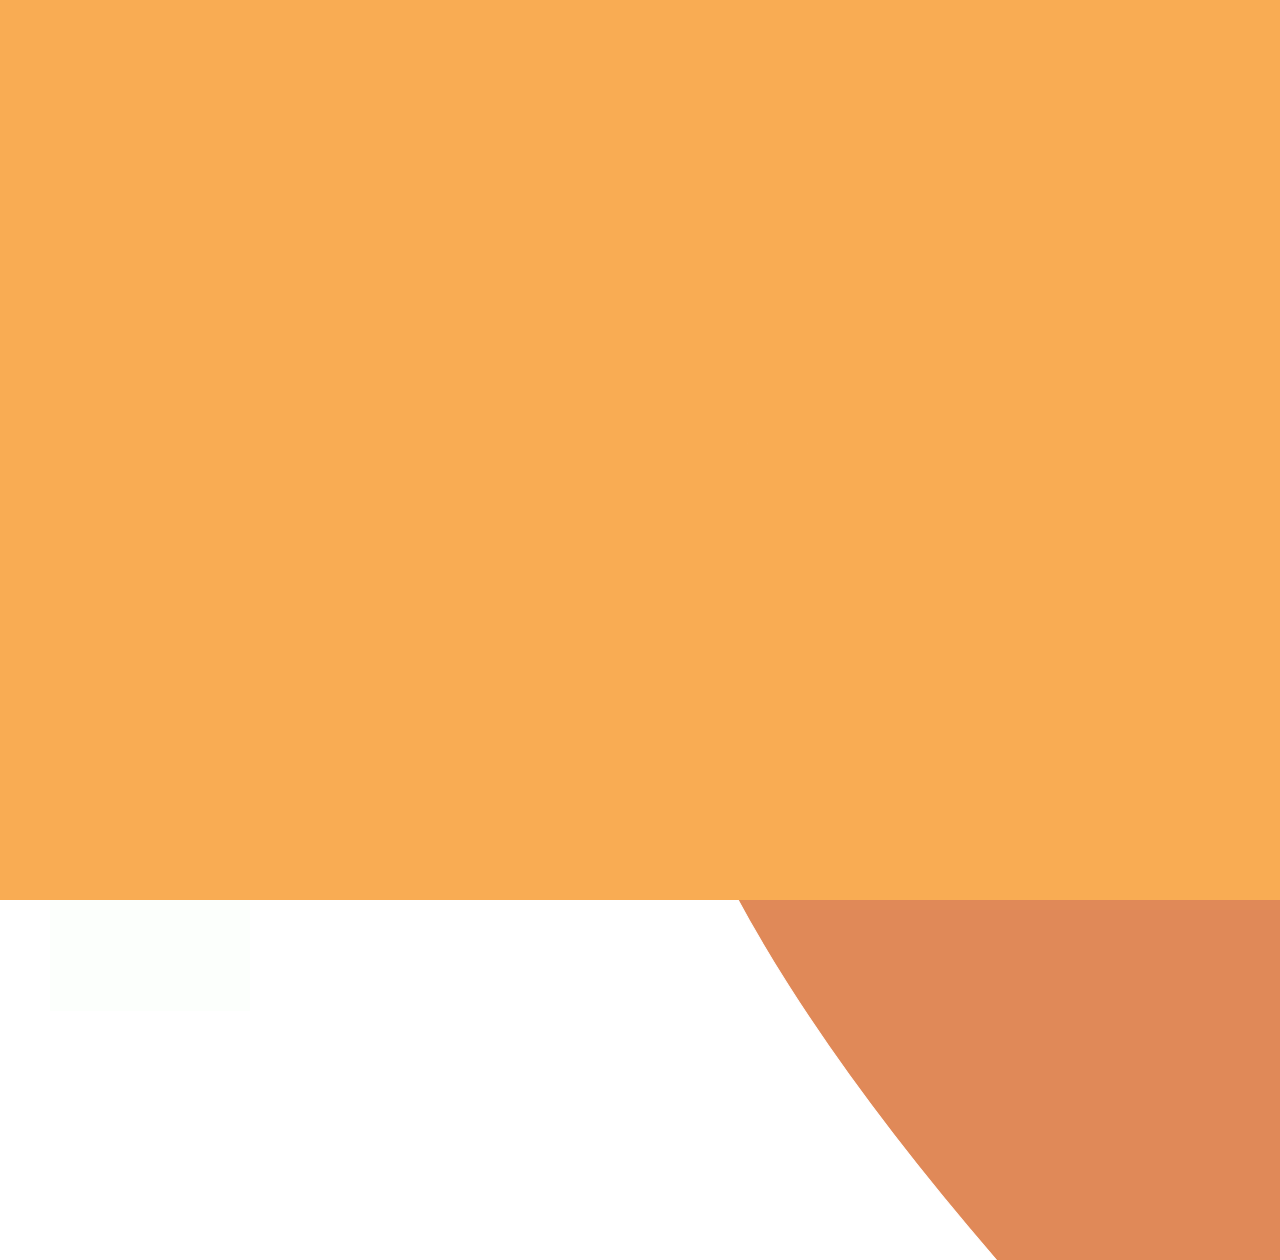
<file: index.html>
<!DOCTYPE html>
<html lang="zh">
  <head>
    <meta charset="UTF-8" />
    <meta http-equiv="X-UA-Compatible" content="IE=edge" />
    <meta name="viewport" content="width=device-width, initial-scale=1.0" />
    <meta name="author" content="Namcy Lu" />
    <meta name="robots" content="index, follow" />
    <meta name="description" content="這是Nancy Lu的個人網站" />
    <title>首頁｜Nancy簡歷</title>
    <link rel="preconnect" href="https://fonts.googleapis.com" />
    <link rel="preconnect" href="https://fonts.gstatic.com" crossorigin />
    <link
      href="https://fonts.googleapis.com/css2?family=Noto+Sans+TC&display=swap"
      rel="stylesheet"
    />
    <link rel="stylesheet" href="./styles/animation.css" />
    <link rel="stylesheet" href="./styles/style.css" />
  </head>
  <body>
    <!--animation-->
    <div class="animation">
      <div class="filter"></div>
      <div class="logo">
        <svg
          width="126"
          height="127"
          viewBox="0 0 126 127"
          fill="none"
          xmlns="http://www.w3.org/2000/svg"
        >
          <path
            d="M88.3562 35.625L70.25 36.5011V35.625H88.3562ZM101.247 37.5032L101.155 35.625H103.577C102.85 37.319 102.09 38.8799 101.377 40.1727L101.247 37.5032ZM102.664 43.8561L108.817 46.0393C108.718 46.2715 108.631 46.3743 108.574 46.426C108.413 46.572 107.864 46.875 105.25 46.875H76.625C74.7375 46.875 73.3187 46.8357 72.2423 46.7402C71.7627 46.6977 71.3847 46.6465 71.088 46.5927L99.1199 45.2471L101.619 45.1272L101.537 43.4563L102.664 43.8561ZM34.7403 48.3723L56.5652 47.365C56.6834 48.8375 56.9754 50.2105 57.5457 51.4427C58.3742 53.2327 59.7033 54.5399 61.4861 55.4365C63.1898 56.2935 65.2655 56.7557 67.6332 57.0215C70.0194 57.2894 72.8815 57.375 76.25 57.375H106.375C110.933 57.375 114.686 56.9225 117.319 54.8335C120.069 52.6522 120.979 49.2162 121.364 45.1084L121.606 42.5313L119.022 42.3793C117.986 42.3184 116.715 42.0728 115.533 41.7211C117.563 37.7488 119.555 32.9068 121.111 28.4484L122 25.8978L119.388 25.2079L112.763 23.4579L112.142 23.2938L111.519 23.4496L110.317 23.75H70.625V22.375H110.375H112.875V19.875V13.125V10.625H110.375H70.625V5.375V2.875H68.125H59H56.5V5.375V23.75H18.375H15.875V26.25V58C15.875 74.7009 14.9518 97.1431 5.60194 112.846L4.09059 115.384L6.84388 116.455C7.78234 116.82 9.20868 117.553 10.6356 118.409C12.0796 119.276 13.3089 120.139 13.9293 120.712L16.2226 122.829L17.7879 120.129C18.387 119.095 18.9573 118.033 19.5 116.947V119.375H22H121H123.5V116.875V110.125V107.625H121H113.25V93V90.5H110.75H32.875H30.375V93V107.625H23.3319C28.815 91.3316 29.875 72.0657 29.875 58.125V35.625H56.5V37.1111L34.1365 38.1276L31.5736 38.2441L31.7564 40.8031L32.1314 46.0531L32.305 48.4847L34.7403 48.3723ZM35 87.5V90H37.5H106H108.5V87.5V60.125V57.625H106H37.5H35V60.125V87.5ZM48.5 78.75H64.625V79.625H48.5V78.75ZM48.5 68H64.625V68.625H48.5V68ZM94.75 68.625H78V68H94.75V68.625ZM94.75 79.625H78V78.75H94.75V79.625ZM44 101.5H53.5V107.625H44V101.5ZM76.375 101.5V107.625H66.5V101.5H76.375ZM99.125 101.5V107.625H89.25V101.5H99.125Z"
            stroke="white"
            stroke-width="2"
            id="first"
            class="thePaths"
          />
        </svg>
        <svg
          width="136"
          height="121"
          viewBox="0 0 136 121"
          fill="none"
          xmlns="http://www.w3.org/2000/svg"
        >
          <path
            d="M100 50.7457V36.125H109.5V50.7498C109.459 50.7499 109.418 50.75 109.375 50.75H100.5C100.314 50.75 100.149 50.7487 100 50.7457ZM68.3618 51.155C67.3357 53.1887 65.7443 55.2549 63.25 57.2264V36.125H70.25V42.125C70.25 45.1564 69.8402 48.225 68.3618 51.155ZM82.375 42.25V36.125H87.875V51C87.875 54.7603 88.3207 58.0837 90.5389 60.2775C92.7498 62.4641 96.0663 62.875 99.75 62.875H109.5V77.625H63.25V67.2292C63.6194 67.594 63.8909 67.9058 64.0449 68.1368L65.3545 70.1011L67.3905 68.906C73.5493 65.2911 77.3476 60.8593 79.5745 56.127C81.785 51.4297 82.375 46.5914 82.375 42.25ZM50 16H69.75V23.625H52.625H50.125V26.125V41.8701L48.4946 41.453L43.1196 40.078L42.6383 39.9549L42.1464 40.0251L40.5723 40.25H31.8629C37.0783 29.4721 42.4273 18.3338 46.0541 9.72015L47.14 7.14116L44.4554 6.35159L38.0804 4.47659L37.3282 4.25536L36.5844 4.50329L35.4693 4.875H11.375H8.875V7.375V15.625V18.125H11.375H27.3553C22.5004 28.6494 16.1163 41.8478 10.5428 52.326L9.08266 55.0711L12.0772 55.9078L20.5772 58.2828L21.7045 58.5978L14.6134 61.2875L12.4191 62.1198L13.1112 64.3623C16.0867 74.0028 19.7604 81.8569 24.1717 88.1742C19.969 95.5515 14.7503 101.162 8.73825 105.17L5.41939 107.382L8.85745 109.405C9.67609 109.886 10.9206 110.89 12.1935 112.087C13.455 113.273 14.5504 114.467 15.109 115.228L16.5609 117.208L18.5667 115.792C24.5473 111.571 29.7602 106.012 34.1261 98.9784C47.7431 110.086 65.7612 112.75 87.25 112.75H122.125H124.121L124.563 110.804C125.124 108.337 126.757 104.496 128.08 102.512L130.732 98.5335L125.952 98.6255C119.483 98.7499 92.6449 98.75 87.5 98.75C74.8336 98.75 63.8784 97.7534 54.6769 94.5H60.75H63.25V92V90.875H109.5V91.5V94H112H120.375H122.875V91.5V26.125V23.625H120.375H100.625V16H122.625H125.125V13.5V5.5V3H122.625H50H47.5V5.5V13.5V16H50ZM40.6115 86.4616C45.0538 75.5543 48.2751 62.1693 50.125 46.253V92V92.6335C46.6686 91.0025 43.4965 88.9724 40.6115 86.4616ZM23.4745 57.0158L25.2775 53.5H35.3611C34.1987 61.0409 32.6041 67.7894 30.5888 73.7576C28.5198 69.8887 26.7153 65.3926 25.1446 60.1566L24.3732 57.5855L22.8948 58.1463L23.4745 57.0158ZM87.875 23.625H82.5V16H87.875V23.625Z"
            stroke="white"
            stroke-width="2"
            id="second"
            class="thePaths"
          />
        </svg>
        <svg
          width="123"
          height="127"
          viewBox="0 0 123 127"
          fill="none"
          xmlns="http://www.w3.org/2000/svg"
          style="margin-right: 2rem"
        >
          <path
            d="M23 45.25V29.75H102.375V45.25V47.75H104.875H114.5H117V45.25V18.625V16.125H114.5H69.5V5.375V2.875H67H57.375H54.875V5.375V16.125H11.125H8.625V18.625V45.25V47.75H11.125H20.5H23V45.25ZM117.625 64.25H120.125V61.75V53V50.5H117.625H57.1749C57.1947 50.4606 57.2145 50.4212 57.2342 50.3818C59.7157 45.4389 62.1522 40.5856 64.2655 36.0572L65.5806 33.2391L62.5457 32.5603L53.0457 30.4353L51.0889 29.9976L50.2369 31.8127C48.3223 35.8917 46.137 40.2887 43.8456 44.8993C42.9335 46.7346 42.0045 48.6037 41.0692 50.5H7.5H5V53V61.75V64.25H7.5H33.8582C28.7339 73.9118 23.5504 83.1354 19.3593 90.0838L17.6347 92.9429L20.8638 93.7927L30.3638 96.2927L32.1572 96.7646L33.1291 95.1852C33.7242 94.2183 34.3407 93.1714 34.9698 92.1032C35.0701 91.9329 35.1707 91.762 35.2716 91.5908C40.9219 93.3477 46.8128 95.4116 52.7154 97.6466C41.5473 103.243 27.4375 106.723 10.0649 108.894L5.1934 109.503L8.55116 113.085C9.35966 113.947 10.4625 115.388 11.4887 116.912C12.5297 118.458 13.3504 119.881 13.6883 120.702L14.4415 122.531L16.395 122.219C37.8083 118.792 55.3665 113.422 68.9259 104.094C82.8657 110.037 95.2981 116.251 103.468 121.816L105.302 123.066L106.76 121.392L113.51 113.642L115.429 111.438L112.955 109.883C104.768 104.737 93.3384 99.1025 80.8341 93.8415C87.907 86.0357 93.2988 76.3092 96.8834 64.25H117.625ZM50.1431 64.25H81.0378C77.8723 74.2323 73.0235 82.0045 66.4471 88.1293C58.1614 85.0734 49.8014 82.2058 41.8226 79.7559C44.5386 74.8577 47.3728 69.5675 50.1431 64.25Z"
            stroke="white"
            stroke-width="2"
            id="third"
            class="thePaths"
          />
        </svg>
        <svg
          width="79"
          height="99"
          viewBox="0 0 79 99"
          fill="none"
          xmlns="http://www.w3.org/2000/svg"
        >
          <path
            d="M73.5576 96.5H76.0576V94V5.13281V2.63281H73.5576H61.8999H59.3999V5.13281V65.5096L19.1331 3.76714L18.3933 2.63281H17.0391H5.25928H2.75928V5.13281V94V96.5H5.25928H17.0391H19.5391V94V33.9163L59.6849 95.3673L60.4249 96.5H61.7778H73.5576Z"
            stroke="white"
            stroke-width="2"
            id="fourth"
            class="thePaths"
          />
        </svg>
        <svg
          width="66"
          height="80"
          viewBox="0 0 66 80"
          fill="none"
          xmlns="http://www.w3.org/2000/svg"
        >
          <path
            d="M46.0838 74.118L46.7747 75.5H48.3198H60.1606H62.6606V73V72.0234V71.5067L62.4558 71.0323C61.0986 67.8894 60.3413 63.4492 60.3413 57.5581V27.1626V27.1321L60.3406 27.1016C60.1639 19.8576 57.7032 13.9227 52.7813 9.60179C47.8815 5.2592 41.2626 3.23926 33.2441 3.23926C28.1244 3.23926 23.3597 4.19558 18.9842 6.14028L18.9842 6.14026L18.9755 6.14413C14.6559 8.08358 11.1331 10.7698 8.49065 14.2323L8.48762 14.2363C5.89373 17.6493 4.49902 21.3423 4.49902 25.2705V27.7705H6.99902H18.3516H20.8516V25.2705C20.8516 23.3166 21.7152 21.5462 23.9361 19.8888C26.155 18.2329 28.9809 17.3335 32.5728 17.3335C36.7633 17.3335 39.505 18.4043 41.242 20.1413L41.2497 20.149L41.2574 20.1566C43.0484 21.9167 44.0498 24.3576 44.0498 27.7729V30.4609H35.5635C25.7874 30.4609 17.8308 32.4271 11.9982 36.6765C6.09319 40.9673 3.15625 47.0769 3.15625 54.6895C3.15625 61.0441 5.52529 66.4068 10.2175 70.593L10.2272 70.6016L10.2369 70.6101C14.9591 74.7364 20.9273 76.7207 27.9341 76.7207C34.3497 76.7207 40.0666 74.7719 45.0207 70.9406C45.3152 72.2063 45.664 73.2785 46.0838 74.118ZM38.4035 59.482C35.5957 61.1019 32.6677 61.894 29.582 61.894C26.3474 61.894 23.9245 61.034 22.1012 59.4936C20.3889 58.0471 19.4478 56.0264 19.4478 53.1025C19.4478 49.9305 20.7159 47.7208 23.3986 46.1506C26.288 44.4595 30.9444 43.4565 37.6997 43.4565H44.0498V53.904C42.8562 56.1137 41.0099 57.9783 38.4035 59.482Z"
            stroke="white"
            sstroke-width="2"
            id="fifth"
            class="thePaths"
          />
        </svg>
        <svg
          width="62"
          height="78"
          viewBox="0 0 62 78"
          fill="none"
          xmlns="http://www.w3.org/2000/svg"
        >
          <path
            d="M18.2388 6.84977L18.1333 4.45996H15.7412H5.06006H2.56006V6.95996V73V75.5H5.06006H16.3516H18.8516V73V26.5362C20.1974 23.9588 21.9997 21.8915 24.263 20.2939C26.5734 18.663 29.2748 17.8218 32.4648 17.8218C36.6048 17.8218 39.1189 18.8657 40.5816 20.4409L40.5897 20.4496L40.5978 20.4582C42.1409 22.0886 43.1699 24.8687 43.2095 29.3097V73V75.5H45.7095H57.001H59.501V73V29.3599V29.3502L59.5009 29.3405C59.4374 21.1492 57.5774 14.5459 53.4936 9.97813C49.3596 5.35421 43.3314 3.23926 35.8828 3.23926C29.0824 3.23926 23.207 5.29518 18.3498 9.3663L18.2388 6.84977Z"
            stroke="white"
            stroke-width="2"
            id="sixth"
            class="thePaths"
          />
        </svg>
        <svg
          width="67"
          height="80"
          viewBox="0 0 67 80"
          fill="none"
          xmlns="http://www.w3.org/2000/svg"
        >
          <path
            d="M50.3833 49.687H48.0957L47.8931 51.9657C47.631 54.9141 46.3215 57.3591 43.8039 59.4004C41.2567 61.4657 38.2987 62.5044 34.8193 62.5044C29.6683 62.5044 25.9758 60.7294 23.3797 57.3241C20.7029 53.8129 19.1919 48.5713 19.1919 41.2617V39.1255C19.1919 31.5959 20.7096 26.2614 23.3783 22.7597C26.0282 19.2952 29.7123 17.5166 34.7583 17.5166C38.4346 17.5166 41.3814 18.6836 43.7713 20.9725L43.7843 20.9849L43.7974 20.9972C46.2327 23.2633 47.6091 26.1606 47.8905 29.855L48.0665 32.165H50.3833H61.0645H63.682L63.5618 29.5502C63.2081 21.8559 60.3228 15.4537 54.8682 10.5383C49.4686 5.63525 42.7016 3.23926 34.7583 3.23926C28.3409 3.23926 22.6386 4.7182 17.749 7.76856L17.749 7.76854L17.7402 7.77407C12.9155 10.8119 9.22864 15.0746 6.67922 20.4811C4.13844 25.8693 2.90039 31.9599 2.90039 38.6982V40.5903C2.90039 51.4282 5.65848 60.2974 11.4567 66.8984L11.4626 66.9051L11.4685 66.9118C17.3343 73.494 25.211 76.7207 34.8193 76.7207C39.6885 76.7207 44.308 75.6106 48.6461 73.3983C53.009 71.194 56.5491 68.207 59.204 64.4272C61.8456 60.6663 63.3297 56.6204 63.5608 52.3212L63.7025 49.687H61.0645H50.3833Z"
            stroke="white"
            stroke-width="2"
            id="seventh"
            class="thePaths"
          />
        </svg>
        <svg
          width="72"
          height="104"
          viewBox="0 0 72 104"
          fill="none"
          xmlns="http://www.w3.org/2000/svg"
        >
          <path
            d="M36.4672 47.2985L22.4418 5.17027L21.8724 3.45996H20.0698H7.74072H4.18115L5.38907 6.80832L28.6375 71.2535L26.4553 77.1083L26.4413 77.1459L26.4285 77.1838C25.1154 81.0845 23.5677 83.3319 22.0311 84.4336L22.0219 84.4402L22.0128 84.4469C20.4954 85.5557 18.1485 86.2714 14.6742 86.2845L11.7243 86.0485L9.0249 85.8325V88.5405V97.6958V99.7688L11.062 100.153L15.2735 100.946L15.3973 100.969L15.5228 100.98L17.6591 101.163L17.7656 101.172H17.8726C22.9059 101.172 27.3544 99.6109 31.0937 96.4657C34.7889 93.3576 37.6547 88.8209 39.8064 83.0688L39.8164 83.0421L39.8258 83.0151L66.376 6.78222L67.5331 3.45996H64.0151H51.9302H50.0891L49.5428 5.21813L36.4672 47.2985Z"
            stroke="white"
            stroke-width="2"
            id="eighth"
            class="thePaths"
          />
        </svg>
        <br />
        <div class="content">
          <svg
            width="125"
            height="126"
            viewBox="0 0 125 126"
            fill="none"
            xmlns="http://www.w3.org/2000/svg"
          >
            <path
              d="M34.6728 4.59222L32.3763 3.95055L31.6267 6.21415C25.4515 24.8634 15.6014 43.2689 4.7829 55.0598L3.40505 56.5615L4.5983 58.2137C6.05386 60.2291 8.45977 65.1377 9.15918 67.0028L10.6093 70.8698L13.3631 67.792C16.0515 64.7874 18.6291 61.4585 21.125 57.9032V120.625V123.125H23.625H32.5H35V120.625V34.2129C38.5912 26.9678 41.7479 19.3122 44.375 11.6361V14V120.375V122.875H46.875H55.5H58V120.375V115.5H108V119.375V121.875H110.5H119.375H121.875V119.375V14V11.5H119.375H46.875H44.4215C44.5734 11.0552 44.7234 10.6104 44.8717 10.1656L45.7022 7.67399L43.1728 6.96722L34.6728 4.59222ZM106.25 49.875H108V102.25H58V24.625H76.875V26.125V37.75H60.625H58.125V40.25V47.375V49.875H60.625H76.875V58.625H65.75H63.25V61.125V94.375V96.875H65.75H101.375H103.875V94.375V61.125V58.625H101.375H89.5V49.875H106.25ZM108 37.75H106.25H89.5V26.125V24.625H108V37.75ZM91.5 85H75.375V70.625H91.5V85Z"
              stroke="white"
              stroke-width="2"
              id="ninth"
              class="thePaths"
            />
          </svg>
          <svg
            width="137"
            height="121"
            viewBox="0 0 137 121"
            fill="none"
            xmlns="http://www.w3.org/2000/svg"
          >
            <path
              d="M62.125 2.75H59.7541L59.6285 5.11761C59.5834 5.96826 59.5406 6.92641 59.4935 7.98232C59.0785 17.2815 58.3251 34.1627 52.6493 51.9754C46.3454 71.759 34.0306 92.4795 9.48722 105.024L5.64574 106.987L9.25933 109.344C11.8615 111.041 14.6418 113.822 16.0983 115.839L17.3842 117.619L19.3154 116.573C47.9461 101.07 61.5581 75.2383 68.2115 51.9973C75.3595 75.5485 89.7289 102.767 119.056 116.635L121.182 117.64L122.316 115.58C123.483 113.457 126.095 110.583 128.515 108.739L131.832 106.211L128.04 104.477C105.321 94.0837 92.2393 74.8994 84.6794 56.0686C77.164 37.3487 75.1986 19.1942 74.6299 10.986C74.6847 10.0118 74.715 9.06826 74.7427 8.20543L74.7487 8.01811C74.7802 7.04044 74.8101 6.18961 74.8676 5.44174L75.0747 2.75H72.375H62.125Z"
              stroke="white"
              stroke-width="2"
              id="tenth"
              class="thePaths"
            />
          </svg>
          <svg
            width="125"
            height="126"
            viewBox="0 0 125 126"
            fill="none"
            xmlns="http://www.w3.org/2000/svg"
          >
            <path
              d="M15.43 74.7873L12.8485 74.3365L12.5197 76.9364C11.1517 87.7563 8.81614 98.646 5.14629 105.867L3.85964 108.399L6.53416 109.354C7.32363 109.636 8.62376 110.167 9.88863 110.762C11.2245 111.391 12.2456 111.965 12.6669 112.31L15.0874 114.29L16.4861 111.493C20.6663 103.133 23.5868 90.8167 25.3477 78.9933L25.625 77.1316V120.5V123H28.125H36.375H38.875V120.5V81.2737C41.6518 88.0142 43.8285 96.5087 44.3885 101.884L44.6993 104.868L47.5782 104.024L52.875 102.472V120.75V123.25H55.375H63.625H66.125V120.75V74.375H67.375H70.125V89.5C70.125 93.9352 70.6042 97.7595 72.8892 100.355C75.2632 103.052 78.9485 103.75 83.375 103.75H98L98.2462 103.75C100.932 103.75 104.011 103.751 106.024 103.32L108.265 102.839L107.981 100.565C107.733 98.584 107.365 95.1431 107.245 93.2191L107.064 90.3224L104.226 90.9305C102.764 91.2439 99.6301 91.375 97.875 91.375H83.375C83.3189 91.375 83.2687 91.3741 83.2239 91.3725C83.2196 91.3474 83.2153 91.3206 83.211 91.2919C83.1559 90.9216 83.125 90.3926 83.125 89.625V74.375H107.125H108.75V110.001C108.452 110.003 108.094 110.006 107.685 110.01C105.199 110.034 100.809 110.076 96.2336 109.877L91.7697 109.683L93.9396 113.589C95.0531 115.593 96.1851 119.033 96.3921 120.792L96.6478 122.966L98.8359 123C106.74 123.123 112.477 122.91 116.368 121.469L116.477 121.429L116.582 121.379C118.581 120.419 120.109 119.035 121.062 116.996C121.963 115.068 122.25 112.761 122.25 110.125V12.375V9.875H119.75H55.375H52.875V12.375V22.8348L51.0592 21.9855L43.3092 18.3605L41.1353 17.3437L40.0306 19.4742C37.0097 25.3003 33.0364 32.1809 28.6934 38.9484C27.65 37.6585 26.5184 36.3293 25.2984 34.9886C29.8572 27.9694 34.8033 18.5994 38.7425 10.605L39.969 8.11591L37.3659 7.15476L29.2409 4.15476L26.9214 3.29832L26.0395 5.60825C23.784 11.5153 20.2069 19.4089 16.6415 25.9714C16.1525 25.5238 15.6686 25.0883 15.1926 24.6599L15.1724 24.6418L13.262 22.9224L11.5962 24.8797L6.59615 30.7547L5.06654 32.552L6.77286 34.1825C11.8455 39.0297 17.3934 45.2886 20.9674 50.4611C18.9481 53.2977 16.94 55.9726 15.0023 58.4269L7.51641 58.7524L4.8625 58.8677L5.13853 61.5098L6.01353 69.8848L6.263 72.2726L8.65891 72.1199L25.625 71.0393V76.5673L23.305 76.1623L15.43 74.7873ZM39.9267 76.5995L38.875 76.9055V70.2218L44.6226 69.858C45.3058 71.6052 45.831 73.267 46.202 74.774L39.9267 76.5995ZM52.875 84.0365C52.0975 81.7258 51.2452 79.4473 50.3562 77.3198L52.875 76.1573V84.0365ZM66.125 41.875V23.125H74.2615L68.9154 25.0184L66.2488 25.9628L67.5139 28.493C69.5366 32.5384 71.3296 37.6868 72.3243 41.875H68.375H66.125ZM77.9545 24.0709L77.4485 23.125H95.3643L95.203 23.7554C93.8694 28.9686 91.0504 36.6922 88.7418 41.5524L88.5886 41.875H84.222L84.216 41.839C83.418 37.0509 80.9482 29.6678 77.9545 24.0709ZM105.916 24.5033L101.781 23.125H108.75V41.875H106.375H100.934C102.534 38.5871 104.241 34.8397 105.889 31.221C106.399 30.1014 106.904 28.9942 107.398 27.9166L108.558 25.3842L105.916 24.5033ZM106.375 54.25H108.75V62H107.125H93.25V54.25H106.375ZM68.375 54.25H80.25V62H67.375H66.125V54.25H68.375ZM52.875 24.3696V56.5972C50.8757 52.5363 48.5759 48.4515 46.2108 44.8719L45.0806 43.1612L43.1818 43.9348L38.9393 45.6632C43.6743 38.8095 48.2357 31.7763 52.1187 25.5771L52.875 24.3696ZM35.4463 50.6379C36.6953 52.6925 37.9012 54.9068 39.0648 57.1883L30.3176 57.6136C32.0182 55.3736 33.7355 53.033 35.4463 50.6379Z"
              stroke="white"
              stroke-width="2"
              id="eleventh"
              class="thePaths"
            />
          </svg>
          <svg
            width="126"
            height="125"
            viewBox="0 0 126 125"
            fill="none"
            xmlns="http://www.w3.org/2000/svg"
          >
            <path
              d="M58.875 30.125V27.625H56.375H39.5V6.99999V4.49999H37H28.375H25.875V6.99999V27.625H8.625H6.125V30.125V38.75V41.25H8.625H21.4696L20.5563 41.4147L12.9313 42.7897L10.4064 43.245L10.927 45.7572C13.7771 59.5123 15.875 77.2124 15.875 88.75V91.7086L16.5259 91.5985C12.5941 92.4302 8.97047 93.1771 5.77495 93.7955L3.26651 94.2811L3.80646 96.7783L5.80646 106.028L6.34613 108.524L8.83006 107.932C18.4421 105.639 30.6668 102.786 43.2281 99.8552C47.8108 98.7859 52.4382 97.7061 57 96.6392V119.375V121.875H59.5H68.375H70.875V119.375V116H103.375V118.875V121.375H105.875H115.375H117.875V118.875V64.75V62.25H115.375H92.25V42.5H120.625H123.125V40V31.25V28.75H120.625H92.25V5.375V2.875H89.75H80.25H77.75V5.375V62.25H59.5H57V64.75V82.6461L56.8161 82.6883L46.9931 84.9413C49.4246 72.9632 52.0444 57.3547 53.8503 44.6005L54.1841 42.2432L51.8459 41.7947L49.0054 41.25H56.375H58.875V38.75V30.125ZM23.4435 43.3467L22.9902 41.25H39.8402L39.7576 42.3049C38.6874 55.9806 35.7852 75.5183 33.1457 88.022C32.011 88.2673 30.8858 88.5108 29.7721 88.7518C29.525 88.8053 29.2785 88.8586 29.0326 88.9119L28.9995 87.3229C28.7455 75.1333 26.4705 57.3466 23.4435 43.3467ZM103.375 102.375H70.875V76H103.375V102.375Z"
              stroke="white"
              stroke-width="2"
              id="twelfth"
              class="thePaths"
            />
          </svg>
        </div>
      </div>
    </div>
    <!--orange backgro-->
    <img class="orange" src="./Pictures/OrangeBackground.svg" alt="" />
    <!--header & navbar-->
    <header>
      <nav>
        <ul>
          <li><a class="active" href="#">首頁</a></li>
          <li><a href="resume.html">我的履歷</a></li>
          <li><a href="project.html">工作參與專案</a></li>
          <li>
            <a href="https://www.youtube.com/watch?v=P5QnR-P2WYA">Be推易可思</a>
          </li>
          <li><a href="https://2023-photo-web.netlify.app">圖片搜尋</a></li>
        </ul>
      </nav>
    </header>
    <!--introduction & picture-->
    <main>
      <section class="left">
        <h1>
          Hi, I am <br />
          Lu Nai An
        </h1>
        <p>
          您好！我是盧廼安<br />
          曾在緯創資通擔任前端工程師一職，
          熟悉使用JavaScript、CSS、React進行專案開發，
          並擅長特效互動開發、前端框架Vue實作、API串接等技術、具備git控版的能力。
          對前端開發充滿熱情，喜歡透過實用的功能來為使用者帶來價值，從中獲得成就感和持續學習的樂趣。
          喜歡在團隊中合作，快速吸收新知識並將其應用於實務中，同時分享自己的專業知識和經驗，以促進整個團隊的成長。
        </p>
      </section>
      <section class="right">
        <img class="mypic" src="./Pictures/安安圖片.jpg" alt="picture" />
      </section>
    </main>
    <!--Link for facebook, instagram & github-->
    <footer>
      <div class="text">
        <h2>E-mail：nancyapple168168@gmail.com</h2>
        <h2>方便聯絡時間：10:00 ~ 20:00</h2>
        <br />
      </div>
      <video width="300" height="200" autoplay loop>
        <source src="./Pictures/animation.mp4" type="video/mp4" />
        Your browser does not support the video tag.
      </video>
    </footer>
  </body>
  <script src="./app.js"></script>
</html>
</file>
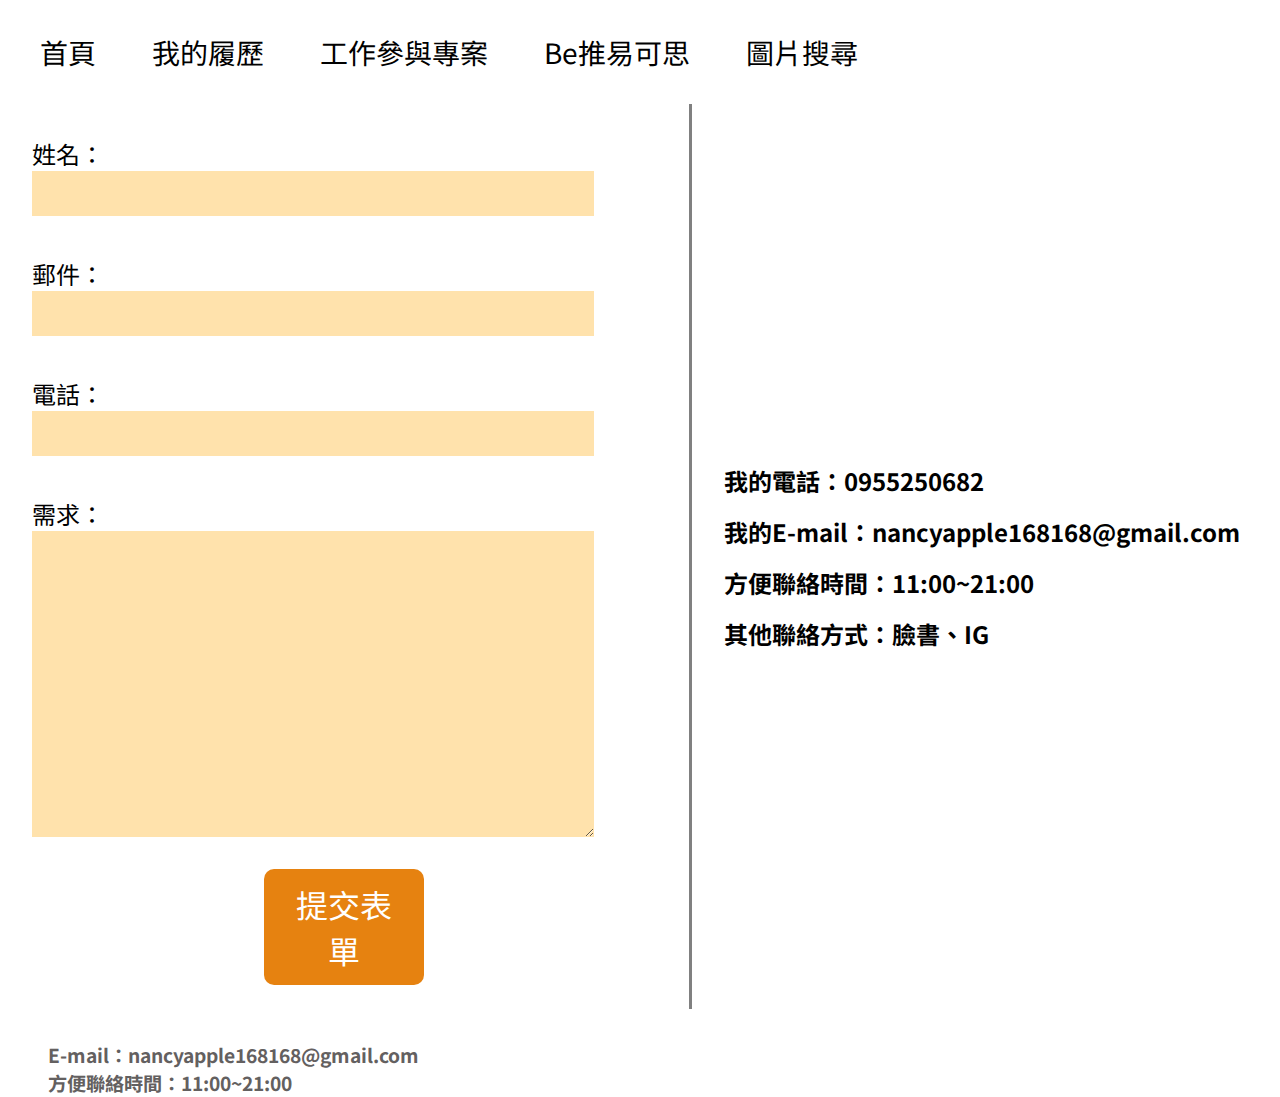
<file: Be.html>
<!DOCTYPE html>
<html lang="zh">
  <head>
    <meta charset="UTF-8" />
    <meta http-equiv="X-UA-Compatible" content="IE=edge" />
    <meta name="viewport" content="width=device-width, initial-scale=1.0" />
    <meta name="author" content="Namcy Lu" />
    <meta name="robots" content="index, follow" />
    <meta name="description" content="這是Nancy Lu的個人網站" />
    <title>聯絡方式｜Nancy簡歷</title>
    <link rel="preconnect" href="https://fonts.googleapis.com" />
    <link rel="preconnect" href="https://fonts.gstatic.com" crossorigin />
    <link
      href="https://fonts.googleapis.com/css2?family=Noto+Sans+TC&display=swap"
      rel="stylesheet"
    />
    <link rel="stylesheet" href="./styles/style.css" />
  </head>
  <body>
    <header>
      <nav>
        <ul>
          <li><a href="index.html">首頁</a></li>
          <li><a href="resume.html">我的履歷</a></li>
          <li><a href="project.html">工作參與專案</a></li>
          <li>
            <a href="https://www.youtube.com/watch?v=P5QnR-P2WYA">Be推易可思</a>
          </li>
          <li><a href="https://2023-photo-web.netlify.app">圖片搜尋</a></li>
        </ul>
      </nav>
    </header>
    <main>
      <section class="form">
        <!--表單-->
        <form>
          <div>
            <label for="name">姓名：</label>
            <input type="text" name="name" />
          </div>
          <br />
          <div>
            <label for="email">郵件：</label>
            <input type="email" name="email" />
          </div>
          <br />
          <div>
            <label for="phone">電話：</label>
            <input type="text" name="phone" />
          </div>
          <br />
          <div>
            <label for="need">需求：</label>
            <textarea name="need" id="need" rows="10"></textarea>
          </div>
          <br />
          <button type="submit">提交表單</button>
        </form>
      </section>
      <div class="line"></div>
      <section class="contact">
        <div class="content">
          <h2>我的電話：0955250682</h2>
          <h2>我的E-mail：nancyapple168168@gmail.com</h2>
          <h2>方便聯絡時間：11:00~21:00</h2>
          <h2>其他聯絡方式：臉書、IG</h2>
        </div>
      </section>
    </main>
    <footer>
      <footer>
        <section class="contact">
          <div class="content">
            <h2>E-mail：nancyapple168168@gmail.com</h2>
            <h2>方便聯絡時間：11:00~21:00</h2>
          </div>
        </section>
      </footer>
  </body>
</html>
</file>
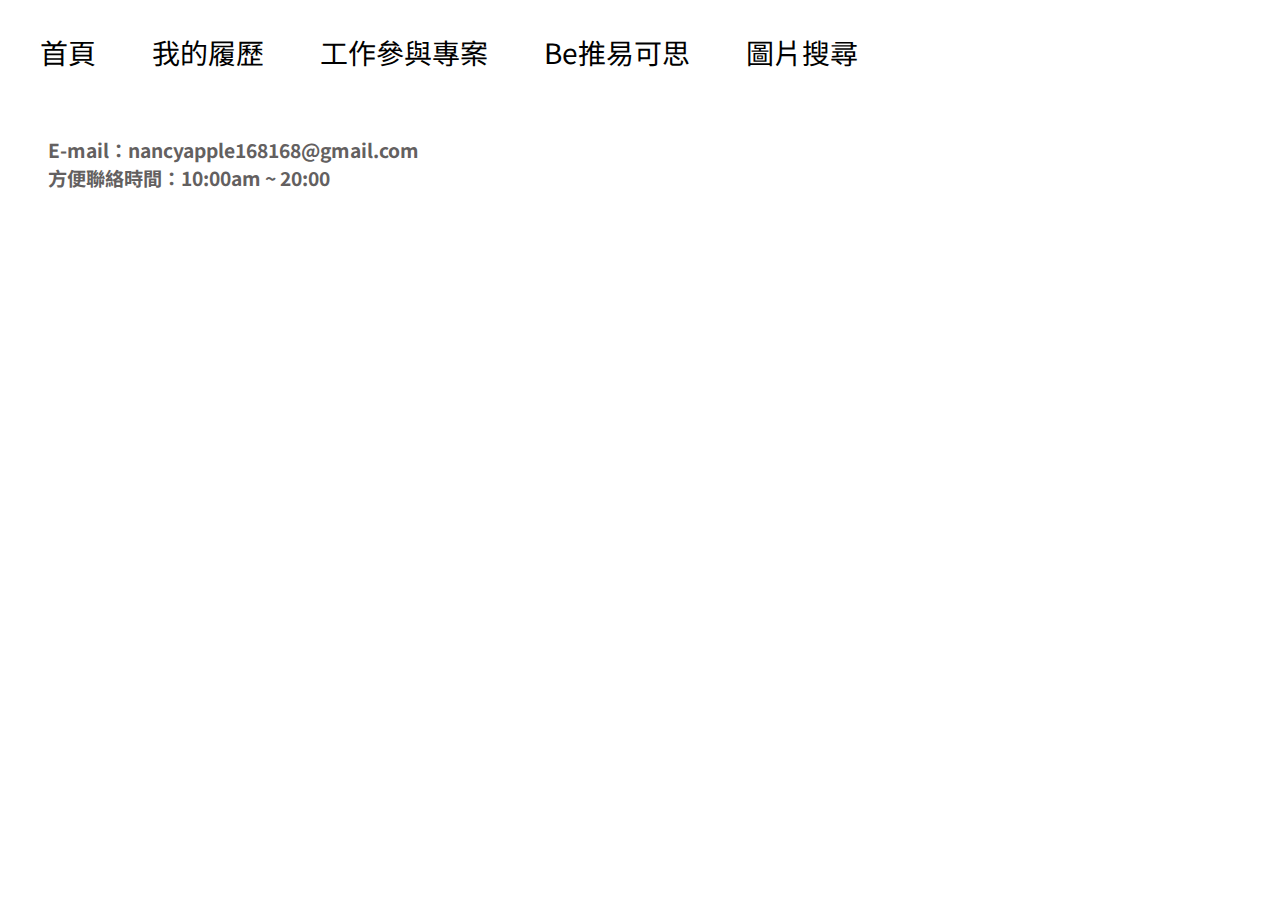
<file: picture.html>
<!DOCTYPE html>
<html lang="zh">
  <head>
    <meta charset="UTF-8" />
    <meta http-equiv="X-UA-Compatible" content="IE=edge" />
    <meta name="viewport" content="width=device-width, initial-scale=1.0" />
    <meta name="author" content="Namcy Lu" />
    <meta name="robots" content="index, follow" />
    <meta name="description" content="這是Nancy Lu的個人網站" />
    <title>聯絡方式｜Nancy簡歷</title>
    <link rel="preconnect" href="https://fonts.googleapis.com" />
    <link rel="preconnect" href="https://fonts.gstatic.com" crossorigin />
    <link
      href="https://fonts.googleapis.com/css2?family=Noto+Sans+TC&display=swap"
      rel="stylesheet"
    />
    <link rel="stylesheet" href="./styles/style.css" />
  </head>
  <body>
    <header>
      <nav>
        <ul>
          <li><a href="index.html">首頁</a></li>
          <li><a href="resume.html">我的履歷</a></li>
          <li><a href="project.html">工作參與專案</a></li>
          <li>
            <a href="https://www.youtube.com/watch?v=P5QnR-P2WYA">Be推易可思</a>
          </li>
          <li><a href="https://2023-photo-web.netlify.app">圖片搜尋</a></li>
        </ul>
      </nav>
    </header>
    <main>
      <section class="form">
        <!--表單-->
       
      </section>
     
    </main>
    <footer>
      <footer>
        <section class="contact">
          <div class="content">
            <h2>E-mail：nancyapple168168@gmail.com</h2>
            <h2>方便聯絡時間：10:00am ~ 20:00</h2>
          </div>
        </section>
      </footer>
  </body>
</html>
</file>
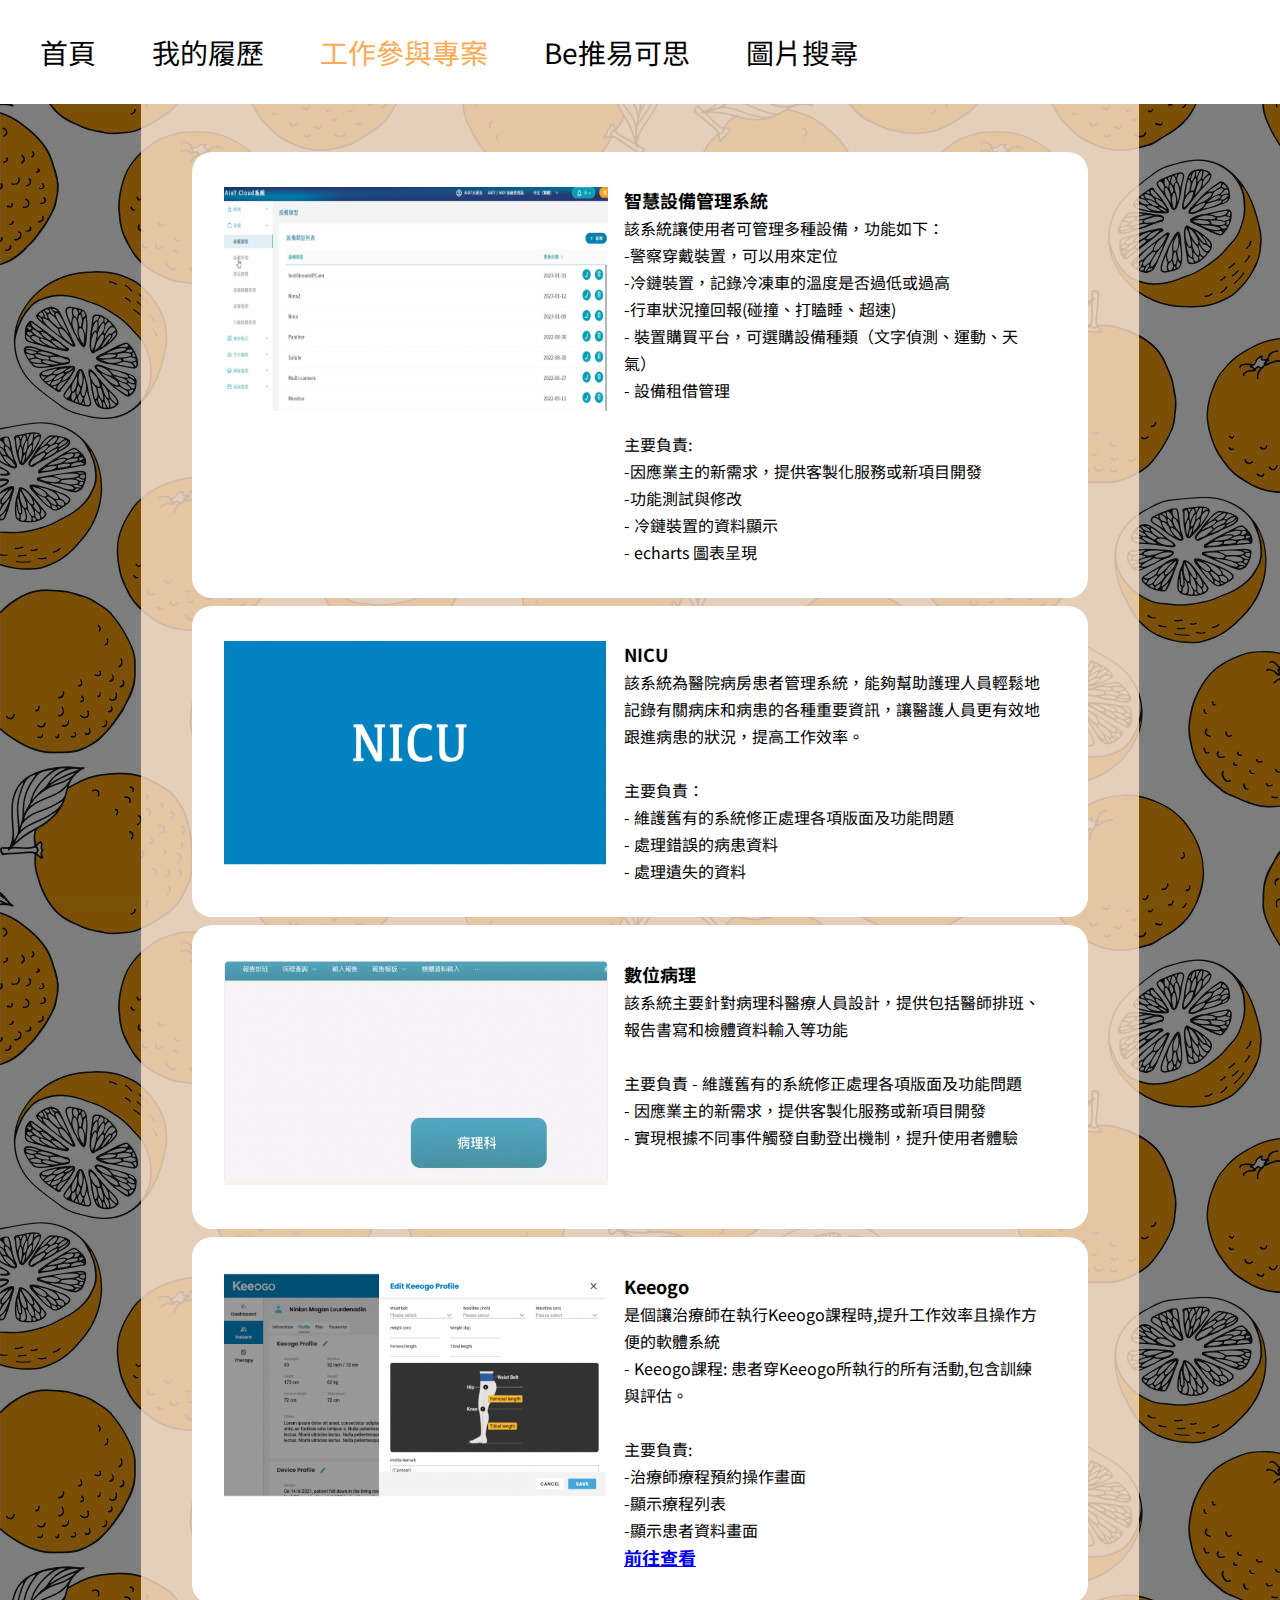
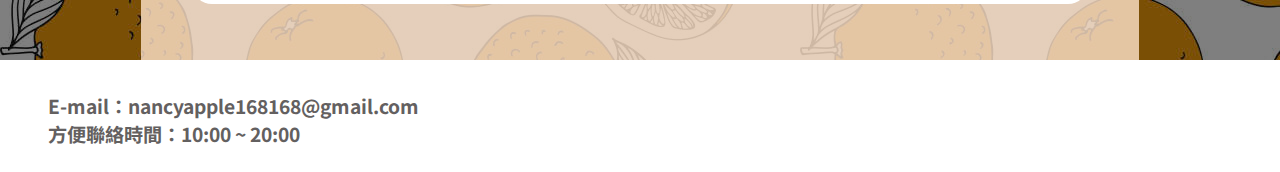
<file: project.html>
<!DOCTYPE html>
<html lang="zh">
  <head>
    <meta charset="UTF-8" />
    <meta http-equiv="X-UA-Compatible" content="IE=edge" />
    <meta name="viewport" content="width=device-width, initial-scale=1.0" />
    <meta name="author" content="Namcy Lu" />
    <meta name="robots" content="index, follow" />
    <meta name="description" content="這是Nancy Lu的個人網站" />
    <title>我的履歷｜Nancy簡歷</title>
    <link rel="preconnect" href="https://fonts.googleapis.com" />
    <link rel="preconnect" href="https://fonts.gstatic.com" crossorigin />
    <link
      href="https://fonts.googleapis.com/css2?family=Noto+Sans+TC&display=swap"
      rel="stylesheet"
    />
    <link rel="stylesheet" href="./styles/style.css" />
  </head>
  <body>
    <header>
      <nav>
        <ul>
            <li><a href="index.html">首頁</a></li>
            <li><a href="resume.html">我的履歷</a></li>
            <li><a class="active" href="#">工作參與專案</a></li>
            <li>
              <a href="https://www.youtube.com/watch?v=P5QnR-P2WYA">Be推易可思</a>
            </li>
            <li><a href="https://2023-photo-web.netlify.app">圖片搜尋</a></li>
          </ul>
      </nav>
    </header>
    <main>
      <section class="project">
        <div class="contact">
          <div class="cards">
            <div class="card">
              <img src="./Pictures/ＷＩＳ.png" alt="" />
              <p class="tex">
                <a>智慧設備管理系統</a><br />
                該系統讓使用者可管理多種設備，功能如下：<br />
                -警察穿戴裝置，可以用來定位<br />
                -冷鏈裝置，記錄冷凍車的溫度是否過低或過高<br />
                -行車狀況撞回報(碰撞、打瞌睡、超速)<br />
                - 裝置購買平台，可選購設備種類（文字偵測、運動、天氣）<br />
                - 設備租借管理<br />
                <br />
                主要負責:<br />
                -因應業主的新需求，提供客製化服務或新項目開發<br />
                -功能測試與修改<br />
                - 冷鏈裝置的資料顯示<br />
                - echarts 圖表呈現<br />
              </p>
            </div>
            <div class="card">
              <img src="./Pictures/NICU.png" alt="" />
              <p class="tex">
                <a>NICU</a><br />
                該系統為醫院病房患者管理系統，能夠幫助護理人員輕鬆地記錄有關病床和病患的各種重要資訊，讓醫護人員更有效地跟進病患的狀況，提高工作效率。<br />
                <br />
                主要負責：<br />
                - 維護舊有的系統修正處理各項版面及功能問題<br />
                - 處理錯誤的病患資料<br />
                - 處理遺失的資料<br />
              </p>
            </div>
            <div class="card">
              <img src="./Pictures/數位病理.png" alt="" />
              <p class="tex">
                <a>數位病理</a><br />
                該系統主要針對病理科醫療人員設計，提供包括醫師排班、報告書寫和檢體資料輸入等功能<br />
                <br />
                主要負責
                - 維護舊有的系統修正處理各項版面及功能問題<br />
                - 因應業主的新需求，提供客製化服務或新項目開發<br />
                - 實現根據不同事件觸發自動登出機制，提升使用者體驗<br />
              </p>
            </div>
            <div class="card">
              <img src="./Pictures/KIS.png" alt="" />
              <p class="tex">
                <a>Keeogo</a><br />
                是個讓治療師在執行Keeogo課程時,提升工作效率且操作方便的軟體系統<br />
                  - Keeogo課程: 患者穿Keeogo所執行的所有活動,包含訓練與評估。<br />
                <br />
                主要負責:<br />
                -治療師療程預約操作畫面<br />
                -顯示療程列表<br />
                -顯示患者資料畫面<br />
                <a href="https://steady-pixie-6e4310.netlify.app/">前往查看</a>
              </p>
            </div>
          </div>
        </div>
      </section>
    </main>
    <footer>
        <section class="contact">
          <div class="content">
            <h2>E-mail：nancyapple168168@gmail.com</h2>
          <h2>方便聯絡時間：10:00 ~ 20:00</h2>
          <br/>
          </div>
        </section>
      </footer>
</html>
</file>
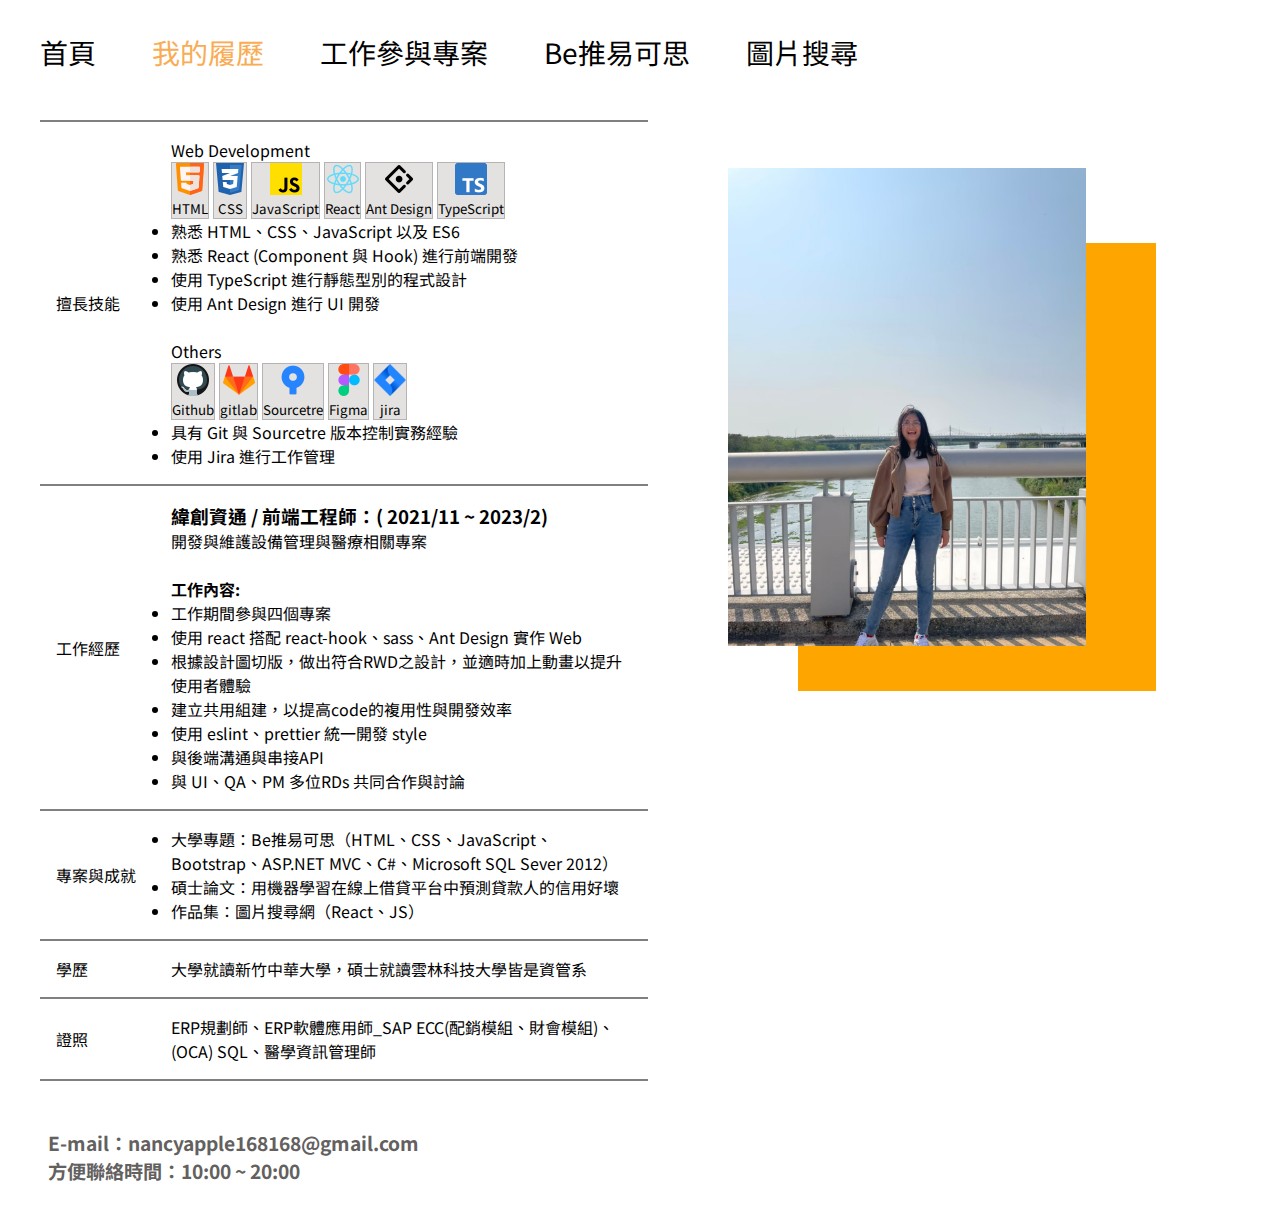
<file: resume.html>
<!DOCTYPE html>
<html lang="zh">
  <head>
    <meta charset="UTF-8" />
    <meta http-equiv="X-UA-Compatible" content="IE=edge" />
    <meta name="viewport" content="width=device-width, initial-scale=1.0" />
    <meta name="author" content="Namcy Lu" />
    <meta name="robots" content="index, follow" />
    <meta name="description" content="這是Nancy Lu的個人網站" />
    <title>我的履歷｜Nancy簡歷</title>
    <link rel="preconnect" href="https://fonts.googleapis.com" />
    <link rel="preconnect" href="https://fonts.gstatic.com" crossorigin />
    <link
      href="https://fonts.googleapis.com/css2?family=Noto+Sans+TC&display=swap"
      rel="stylesheet"
    />
    <link rel="stylesheet" href="./styles/style.css" />
  </head>
  <body>
    <header>
      <nav>
        <ul>
            <li><a href="index.html">首頁</a></li>
            <li><a class="active" href="#">我的履歷</a></li>
            <li><a href="project.html">工作參與專案</a></li>
            <li>
              <a href="https://www.youtube.com/watch?v=P5QnR-P2WYA">Be推易可思</a>
            </li>
            <li><a href="https://2023-photo-web.netlify.app">圖片搜尋</a></li>
          </ul>
      </nav>
    </header>
    <main>
      <section class="table">
        <table>
          <tr style="border-top: 2px solid gray">
            <!--改表格大小-->
          </tr>
          <tr>
            <td class="title">擅長技能</td>
            <td>
                Web Development <br/>
                <div class="icon">
                  <button><img src="Pictures/html.png" alt="" /><p>HTML</p></button>
                  <button><img src="Pictures/css_icon.png" alt="" /><p>CSS</p></button>
                  <button><img src="Pictures/js.png" alt="" /><p>JavaScript</p></button>
                  <button><img src="Pictures/react.png" alt="" /><p>React</p></button>
                  <button><img src="Pictures/ant-design-32.png" alt="" /><p>Ant Design</p></button>
                  <button><img src="Pictures/typescript.png" alt="" /><p>TypeScript</p></button>
                </div>
                <ul style="list-style-position:outside">
                  <li>熟悉 HTML、CSS、JavaScript 以及 ES6</li>
                  <li>熟悉 React (Component 與 Hook) 進行前端開發</li>
                  <li>使用 TypeScript 進行靜態型別的程式設計</li>
                  <li>使用 Ant Design 進行 UI 開發</li>
                </ul>
                <br/>
                <p class="title">Others</p>
                <div class="icon">
                  <button><img src="Pictures/github.png" alt="" /><p>Github</p></button>
                  <button><img src="Pictures/gitlab.png" alt="" /><p>gitlab</p></button>
                  <button><img src="Pictures/sourcetree_icon.png" alt="" /><p>Sourcetre</p></button>
                  <button><img src="Pictures/figma.png" alt="" /><p>Figma</p></button>
                  <button><img src="Pictures/jira.png" alt="" /><p>jira</p></button>
                </div>
                <ul style="list-style-position:outside">
                  <li>具有 Git 與 Sourcetre 版本控制實務經驗</li>
                  <li>使用 Jira 進行工作管理</li>
                </ul>
            </td>
          </tr>
          <tr>
            <td>工作經歷</td>
            <td>
              <h3>緯創資通 / 前端工程師：( 2021/11 ~ 2023/2) </h3>
                開發與維護設備管理與醫療相關專案<br/><br/>
                <h4>工作內容:</h4>
                <ul style="list-style-position:outside">
                  <li>工作期間參與四個專案</li>
                  <li>使用 react 搭配 react-hook、sass、Ant Design 實作 Web</li>
                  <li>根據設計圖切版，做出符合RWD之設計，並適時加上動畫以提升使用者體驗</li>
                  <li>建立共用組建，以提高code的複用性與開發效率</li>
                  <li>使用 eslint、prettier 統一開發 style</li>
                  <li>與後端溝通與串接API</li>
                  <li>與 UI、QA、PM 多位RDs 共同合作與討論</li>
                </ul>
                
            </td>
            </td>
          </tr>
          <tr>
            <td>專案與成就</td>
            <td>
              <ul style="list-style-position:outside">
                <li>大學專題：Be推易可思（HTML、CSS、JavaScript、Bootstrap、ASP.NET MVC、C#、Microsoft SQL Sever 2012）</li>
                <li>碩士論文：用機器學習在線上借貸平台中預測貸款人的信用好壞</li>
                <li>作品集：圖片搜尋網（React、JS）</li>
              </ul>
            </td>
          </tr>
          <tr>
            <td>學歷</td>
            <td>大學就讀新竹中華大學，碩士就讀雲林科技大學皆是資管系</td>
          </tr>
          <tr>
            <td>證照</td>
            <td>ERP規劃師、ERP軟體應用師_SAP ECC(配銷模組、財會模組)、(OCA) SQL、醫學資訊管理師</td>
          </tr>
        </table>
      </section>
      <section class="picture">
        <img src="./Pictures/北港橋照.jpg" alt="" />
        <div class="orangeRect"></div>
      </section>
    </main>
    <footer>
        <section class="contact">
          <div class="content">
            <h2>E-mail：nancyapple168168@gmail.com</h2>
          <h2>方便聯絡時間：10:00 ~ 20:00</h2>
          <br/>
          </div>
        </section>
      </footer>
</html>
</file>
<file: styles/animation.css>
@charset "UTF-8";
div.animation {
  /*轉場*/
  width: 100%;
  height: 100vh;
  background-color: #f9ac53;
  /*一旦元素被固定為' position: fixed ， 三個屬性"left"，"width"和"right"會一起確定相對于視窗的水準位置和大小。*/
  /*把轉場的部份蓋住全部頁面*/
  background-size: auto;
  position: fixed;
  top: 0;
  z-index: 10;
  display: -webkit-box;
  display: -ms-flexbox;
  display: flex;
  -webkit-box-pack: center;
      -ms-flex-pack: center;
          justify-content: center;
  -webkit-box-align: center;
      -ms-flex-align: center;
          align-items: center;
}

#first {
  stroke-dasharray: 1435px;
  stroke-dashoffset: 1435px;
  -webkit-animation: fadeInside 0.6s ease-in forwards;
          animation: fadeInside 0.6s ease-in forwards;
}

#second {
  stroke-dasharray: 1289px;
  stroke-dashoffset: 1289px;
  -webkit-animation: fadeInside 0.6s ease-in forwards 0.3s;
          animation: fadeInside 0.6s ease-in forwards 0.3s;
}

#third {
  stroke-dasharray: 1006px;
  stroke-dashoffset: 1006px;
  -webkit-animation: fadeInside 0.6s ease-in forwards 0.6s;
          animation: fadeInside 0.6s ease-in forwards 0.6s;
}

#fourth {
  stroke-dasharray: 527.7px;
  stroke-dashoffset: 527.7px;
  -webkit-animation: fadeInside 0.6s ease-in forwards 0.9s;
          animation: fadeInside 0.6s ease-in forwards 0.9s;
}

#fifth {
  stroke-dasharray: 389.6px;
  stroke-dashoffset: 389.6px;
  -webkit-animation: fadeInside 0.6s ease-in forwards 1.2s;
          animation: fadeInside 0.6s ease-in forwards 1.2s;
}

#sixth {
  stroke-dasharray: 359.9px;
  stroke-dashoffset: 359.9px;
  -webkit-animation: fadeInside 0.6s ease-in forwards 1.5s;
          animation: fadeInside 0.6s ease-in forwards 1.5s;
}

#seventh {
  stroke-dasharray: 336.6px;
  stroke-dashoffset: 336.6px;
  -webkit-animation: fadeInside 0.6s ease-in forwards 1.8s;
          animation: fadeInside 0.6s ease-in forwards 1.8s;
}

#eighth {
  stroke-dasharray: 365.3px;
  stroke-dashoffset: 365.3px;
  -webkit-animation: fadeInside 0.6s ease-in forwards 2.1s;
          animation: fadeInside 0.6s ease-in forwards 2.1s;
}

#ninth {
  stroke-dasharray: 1261px;
  stroke-dashoffset: 1261px;
  -webkit-animation: fadeInside 0.6s ease-in forwards;
          animation: fadeInside 0.6s ease-in forwards;
}

#tenth {
  stroke-dasharray: 469.7px;
  stroke-dashoffset: 469.7px;
  -webkit-animation: fadeInside 0.6s ease-in forwards 0.3s;
          animation: fadeInside 0.6s ease-in forwards 0.3s;
}

#eleventh {
  stroke-dasharray: 1375.9px;
  stroke-dashoffset: 1375.9px;
  -webkit-animation: fadeInside 0.6s ease-in forwards 0.6s;
          animation: fadeInside 0.6s ease-in forwards 0.6s;
}

#twelfth {
  stroke-dasharray: 1003.7px;
  stroke-dashoffset: 1003.7px;
  -webkit-animation: fadeInside 0.6s ease-in forwards 0.9s;
          animation: fadeInside 0.6s ease-in forwards 0.9s;
}

svg {
  -webkit-animation: fill 1s ease-in forwards 2.4s;
          animation: fill 1s ease-in forwards 2.4s;
}

/*設定動畫*/
@-webkit-keyframes fadeInside {
  to {
    stroke-dashoffset: 0px;
  }
}
@keyframes fadeInside {
  to {
    stroke-dashoffset: 0px;
  }
}

/*使動畫結束十字會填滿顏色*/
@-webkit-keyframes fill {
  from {
    /*透明*/
    fill: transparent;
  }
  to {
    fill: white;
  }
}
@keyframes fill {
  from {
    /*透明*/
    fill: transparent;
  }
  to {
    fill: white;
  }
}
/*# sourceMappingURL=animation.css.map */
</file>
<file: styles/style.css>
@charset "UTF-8";
* {
  margin: 0;
  padding: 0;
  -webkit-box-sizing: border-box;
          box-sizing: border-box;
  font-family: "Noto Sans TC", sans-serif;
}

body {
  position: relative;
}

.orange {
  position: absolute;
  top: -10vh;
  right: 0;
  z-index: -1;
  width: 55vw;
  height: 150vh;
}

header nav {
  width: 100%;
}

header nav ul {
  padding: 2rem;
  width: 100%;
  display: -webkit-box;
  display: -ms-flexbox;
  display: flex;
  list-style-type: none;
  -webkit-box-pack: start;
      -ms-flex-pack: start;
          justify-content: flex-start;
}

header nav ul li {
  font-size: 1.75rem;
  margin: 0rem 3rem 0rem 0.5rem;
}

header nav ul li a {
  color: black;
  text-decoration: none;
}

header nav ul li a:hover {
  border-bottom: 3px solid #ea6804;
}

main {
  /*使並排*/
  display: -webkit-box;
  display: -ms-flexbox;
  display: flex;
  /*在使用flexbox 效果時我們可以發現如果子元素數量較多時，內容常會被壓縮且擠在同一行，這時我們就可以透過 flex-wrap 來換行*/
  -ms-flex-wrap: wrap;
      flex-wrap: wrap;
}

main section.left {
  /*倍數放大,縮小,寬度最小值*/
  padding: 2rem;
  -webkit-box-flex: 3;
      -ms-flex: 3 1 500px;
          flex: 3 1 500px;
}

main section.left h1 {
  font-size: 4rem;
  color: #f9ac53;
}

main section.left p {
  font-size: 1.5rem;
  padding: 1rem 0rem;
}

main section.right {
  -webkit-box-flex: 1;
      -ms-flex: 1 1 600px;
          flex: 1 1 600px;
  position: relative;
}

main section.right img {
  border-radius: 50%;
  width: 20vw;
  height: 20vw;
  position: absolute;
  top: 55vh;
  right: 25vw;
  /*使用 absolute + translate 達到CSS垂直置中的效果*/
  -webkit-transform: translateY(-50%);
          transform: translateY(-50%);
}

main section.table {
  -webkit-box-flex: 3;
      -ms-flex: 3 1 400px;
          flex: 3 1 400px;
  padding: 1rem 1rem 1rem 2.5rem;
}

main section.table table {
  /*將表格欄位邊框合併，*/
  border-collapse: collapse;
}

main section.table table tr {
  border-bottom: 2px solid gray;
  /*轉場動畫*/
  -webkit-transition: all 0.2s ease;
  transition: all 0.2s ease;
}

main section.table table tr td.title {
  width: 9vw;
}

main section.table table tr td {
  padding: 1rem;
}

main section.table table tr td div.icon button {
  background-color: #e3e2e0;
  border: 1px solid #b5b3b3;
}

main section.table table tr:hover {
  background-color: #f1d7a5;
}

main section.project {
  display: -webkit-box;
  display: -ms-flexbox;
  display: flex;
  -webkit-box-pack: center;
      -ms-flex-pack: center;
          justify-content: center;
  width: 100vw;
  background-image: -webkit-gradient(linear, left top, left bottom, from(rgba(0, 0, 0, 0.5)), to(rgba(0, 0, 0, 0.5))), url(/Pictures/橘子.jpeg);
  background-image: linear-gradient(rgba(0, 0, 0, 0.5), rgba(0, 0, 0, 0.5)), url(/Pictures/橘子.jpeg);
}

main section.project div.contact {
  width: 78vw;
  background-color: #ffe4cacc;
  padding: 3rem 0 3rem 0;
  display: -webkit-box;
  display: -ms-flexbox;
  display: flex;
  -webkit-box-pack: center;
      -ms-flex-pack: center;
          justify-content: center;
}

main section.project div.contact div.cards {
  display: -webkit-box;
  display: -ms-flexbox;
  display: flex;
  -webkit-box-orient: vertical;
  -webkit-box-direction: normal;
      -ms-flex-direction: column;
          flex-direction: column;
  /* 彈性方向：列（縱向） */
}

main section.project div.contact div.cards div.card {
  width: 70vw;
  min-height: 19rem;
  background-color: white;
  border-radius: 20px;
  margin-bottom: 0.5rem;
  padding: 2.2rem 0 0 2rem;
  display: -webkit-box;
  display: -ms-flexbox;
  display: flex;
  -webkit-box-orient: horizontal;
  -webkit-box-direction: normal;
      -ms-flex-direction: row;
          flex-direction: row;
}

main section.project div.contact div.cards div.card img {
  width: 24rem;
  height: 14rem;
}

main section.project div.contact div.cards div.card p.tex {
  padding: 0rem 1.7rem 0rem 1rem;
  width: 54%;
  line-height: 27px;
  margin-bottom: 2rem;
}

main section.project div.contact div.cards div.card p.tex a {
  font-weight: bold;
  font-size: 18px;
}

main section.picture {
  -webkit-box-flex: 1;
      -ms-flex: 1 1 400px;
          flex: 1 1 400px;
  position: relative;
  margin: 4rem;
}

main section.picture img {
  width: 28vw;
}

main section.picture div.orangeRect {
  width: 28vw;
  height: 35vw;
  background-color: orange;
  position: absolute;
  top: 75px;
  left: 70px;
  z-index: -1;
}

main section.form {
  -webkit-box-flex: 1;
      -ms-flex: 1 1 600px;
          flex: 1 1 600px;
}

main section.form form {
  min-height: 70vh;
  display: -webkit-box;
  display: -ms-flexbox;
  display: flex;
  -webkit-box-orient: vertical;
  -webkit-box-direction: normal;
      -ms-flex-direction: column;
          flex-direction: column;
  -ms-flex-pack: distribute;
      justify-content: space-around;
  padding: 1.5rem;
}

main section.form form div {
  margin: 0.5rem;
}

main section.form form div label {
  font-size: 1.5rem;
  margin-right: 1rem;
}

main section.form form div input,
main section.form form div textarea {
  margin-right: 1rem;
  background-color: #ffe2ac;
  color: white;
  font-size: 1.25rem;
  padding: 0.5rem 1rem;
  border: none;
  width: 90%;
}

main section.form form div textarea {
  /*把文字移到上面*/
  vertical-align: top;
}

main section.form form button {
  -ms-flex-item-align: center;
      -ms-grid-row-align: center;
      align-self: center;
  width: 10rem;
  background-color: #e68210;
  color: white;
  border: none;
  cursor: pointer;
  padding: 0.75rem 1.5rem;
  font-size: 2rem;
  border-radius: 10px;
}

main div.line {
  background-color: gray;
  width: 3px;
}

main section.contact {
  -webkit-box-flex: 1;
      -ms-flex: 1 1 500px;
          flex: 1 1 500px;
  display: -webkit-box;
  display: -ms-flexbox;
  display: flex;
  -webkit-box-align: center;
      -ms-flex-align: center;
          align-items: center;
  padding: 2rem;
}

main section.contact div.content h2 {
  margin: 1rem 0rem;
}

footer div {
  padding: 2rem 2rem 0rem 3rem;
}

footer div h2 {
  font-size: 1.2rem;
  color: #636060;
}

.active {
  color: #f9ac53;
}

/*畫面縮小後會變形所以需要做一些更改*/
@media screen and (max-width: 1100px) {
  .orange {
    opacity: 0.5;
    height: 95vh;
  }
  header nav ul {
    width: 100%;
    -webkit-box-orient: vertical;
    -webkit-box-direction: normal;
        -ms-flex-direction: column;
            flex-direction: column;
  }
  header nav ul li {
    padding: 1rem 0rem;
    border-bottom: 2px solid gray;
  }
  main section.right {
    display: -webkit-box;
    display: -ms-flexbox;
    display: flex;
    -webkit-box-pack: center;
        -ms-flex-pack: center;
            justify-content: center;
    -webkit-box-align: center;
        -ms-flex-align: center;
            align-items: center;
    margin: 1rem;
  }
  main section.right img {
    /*改成靜態的*/
    position: static;
    -webkit-transform: none;
            transform: none;
    width: 50vw;
    height: 50vw;
  }
  main section.project div.contact {
    width: 96%;
  }
  main section.project div.contact div.cards div.card {
    -webkit-box-orient: vertical;
    -webkit-box-direction: normal;
        -ms-flex-direction: column;
            flex-direction: column;
    width: 89vw;
  }
  main section.project div.contact div.cards div.card p.tex {
    margin-top: 1rem;
    padding-left: 0rem;
    width: 95%;
  }
  main section.picture {
    display: -webkit-box;
    display: -ms-flexbox;
    display: flex;
    -webkit-box-pack: center;
        -ms-flex-pack: center;
            justify-content: center;
    -webkit-box-align: center;
        -ms-flex-align: center;
            align-items: center;
  }
  main section.picture img {
    width: 60vw;
  }
  main section.picture div.orangeRect {
    /*橘色消失*/
    display: none;
  }
  footer {
    display: -webkit-box;
    display: -ms-flexbox;
    display: flex;
    -webkit-box-pack: center;
        -ms-flex-pack: center;
            justify-content: center;
    -webkit-box-align: center;
        -ms-flex-align: center;
            align-items: center;
  }
}

@media screen and (max-width: 460px) {
  main section.project div.contact div.cards div.card {
    padding: 1rem 0 0 2rem;
  }
  main section.project div.contact div.cards div.card img {
    width: 19rem;
    height: 12rem;
  }
}
/*# sourceMappingURL=style.css.map */
</file>
